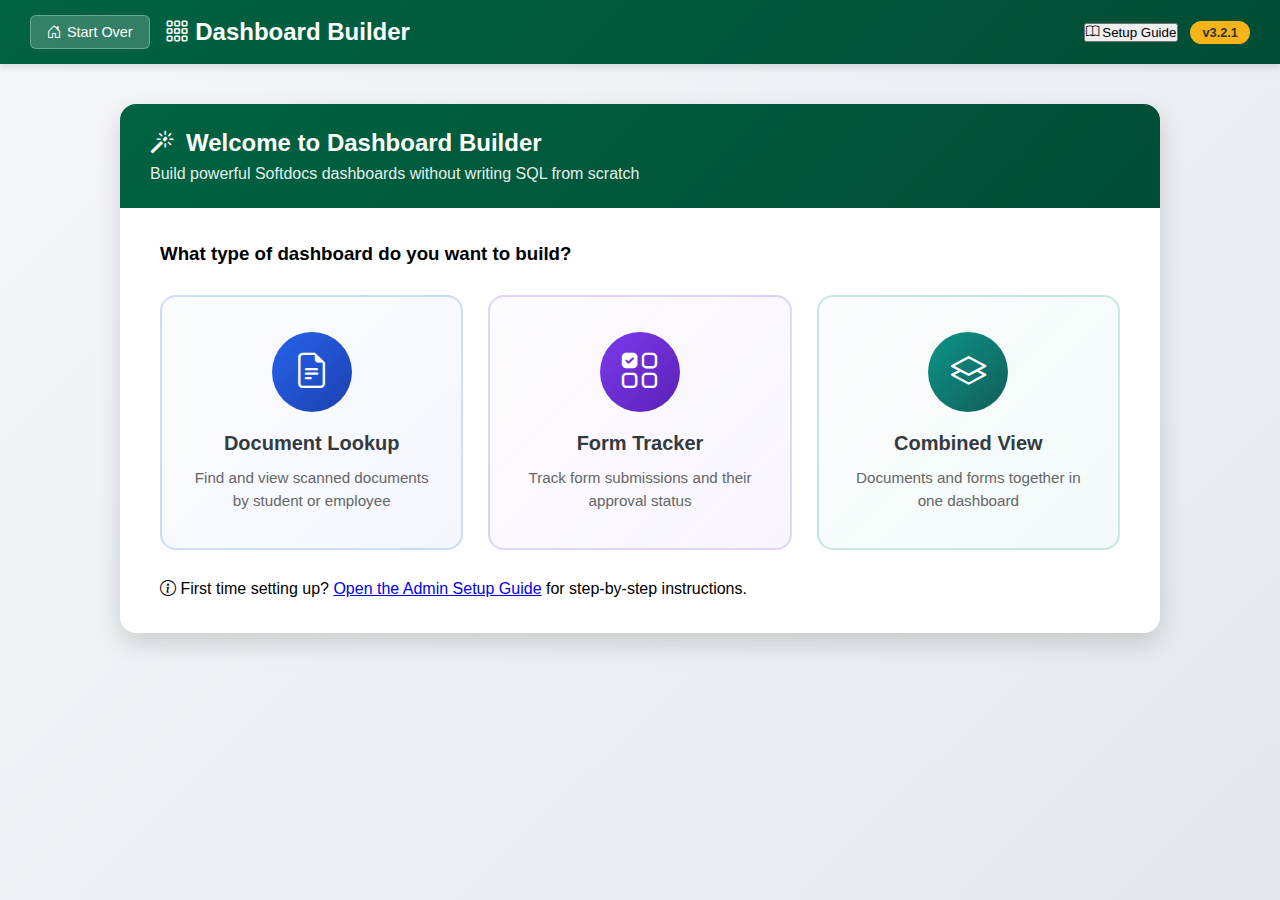
<file: index.html>
<!DOCTYPE html>
<html lang="en" xmlns="https://www.w3.org/1999/xhtml">
<head>
    <meta charset="utf-8" />
    <meta name="viewport" content="width=device-width, initial-scale=1.0" />
    <title>Dashboard Builder Wizard</title>
    <link rel="stylesheet" href="https://cdn.jsdelivr.net/npm/bootstrap-icons@1.11.0/font/bootstrap-icons.css">
    <link href="wizard.css" rel="stylesheet" />
</head>
<body>
    <!-- Loading Overlay -->
    <div class="loading" id="loadingOverlay" style="display:none;">
        <div class="loading-spinner">
            <i class="bi bi-arrow-repeat spin"></i>
            <span>Loading...</span>
        </div>
    </div>

    <!-- Header Bar -->
    <div class="header-bar">
        <div style="display:flex;align-items:center;gap:15px;">
            <button class="reset-btn" onclick="resetWizard()" title="Start Over" aria-label="Start over from the beginning">
                <i class="bi bi-house-door"></i> <span>Start Over</span>
            </button>
            <h1><i class="bi bi-grid-3x3-gap"></i> Dashboard Builder</h1>
        </div>
        <div style="display:flex;align-items:center;gap:12px;">
            <span id="modeIndicator"></span>
            <button class="setup-guide-btn" onclick="toggleSetupGuide()" title="Admin Setup Guide">
                <i class="bi bi-book"></i> <span>Setup Guide</span>
            </button>
            <span class="badge" id="versionBadge">v4.0</span>
        </div>
    </div>

    <!-- Admin Setup Guide (collapsible) -->
    <div id="setupGuide" class="setup-guide" style="display:none;"></div>

    <!-- Main Container (matches wizard-demo.html structure) -->
    <div class="main-container">
        <!-- Progress Section -->
        <div class="progress-section" id="progressSection" style="display: none;">
            <div class="progress-header">
                <span id="progressTitle">Building Dashboard</span>
                <span id="stepCounter">Step 1 of 6</span>
            </div>
            <div class="progress-bar-container">
                <div class="progress-bar-fill" id="progressFill" style="width: 16.6%"></div>
            </div>
            <div class="progress-steps" id="progressSteps"></div>
        </div>

        <div class="wizard-card">
            <div class="card-header" id="cardHeader">
                <h2><i class="bi bi-magic"></i> Welcome to Dashboard Builder</h2>
                <p>Build powerful Softdocs dashboards without writing SQL from scratch</p>
            </div>
            <div class="card-body" id="cardBody">
                <!-- Progress Steps (legacy, used by renderProgress) -->
                <div id="progressBar" style="display: none;"></div>

                <!-- Mode Selection Screen -->
                <div id="modeSelection">
                    <h3 style="margin-bottom: 20px;">What type of dashboard do you want to build?</h3>
                    <div class="mode-cards">
                        <div class="mode-card content-card" role="button" onclick="selectMode('content', event)" tabindex="0" onkeydown="handleModeKeydown(event, 'content')">
                            <div class="mode-icon"><i class="bi bi-file-earmark-text"></i></div>
                            <h4>Document Lookup</h4>
                            <p>Find and view scanned documents by student or employee</p>
                        </div>
                        <div class="mode-card forms-card" role="button" onclick="selectMode('forms', event)" tabindex="0" onkeydown="handleModeKeydown(event, 'forms')">
                            <div class="mode-icon"><i class="bi bi-ui-checks-grid"></i></div>
                            <h4>Form Tracker</h4>
                            <p>Track form submissions and their approval status</p>
                        </div>
                        <div class="mode-card combined-card" role="button" onclick="selectMode('combined', event)" tabindex="0" onkeydown="handleModeKeydown(event, 'combined')">
                            <div class="mode-icon"><i class="bi bi-layers"></i></div>
                            <h4>Combined View</h4>
                            <p>Documents and forms together in one dashboard</p>
                        </div>
                    </div>
                    <p class="setup-guide-hint">
                        <i class="bi bi-info-circle"></i>
                        First time setting up? <a href="#" onclick="toggleSetupGuide(); return false;">Open the Admin Setup Guide</a> for step-by-step instructions.
                    </p>

                    <!-- Dashboard History -->
                    <div id="historyPanel" class="history-panel" style="display:none;"></div>
                </div>

                <!-- Step Content with Preview (populated by JS) -->
                <div id="stepContent" style="display: none;">
                    <div class="wizard-layout">
                        <div class="wizard-main" id="wizardMain"></div>
                        <div class="preview-panel" id="previewPanel">
                            <div class="preview-header">
                                <div class="dots">
                                    <span class="dot red"></span>
                                    <span class="dot yellow"></span>
                                    <span class="dot green" onclick="expandPreview()" title="Expand preview"></span>
                                </div>
                                <span class="title">Live Preview</span>
                                <button class="expand-btn" onclick="expandPreview()" title="Expand preview">
                                    <i class="bi bi-arrows-fullscreen"></i> Expand
                                </button>
                            </div>
                            <div class="preview-content" id="previewContent"></div>
                        </div>
                    </div>
                </div>
            </div>

            <div class="card-footer" id="cardFooter" style="display: none;">
                <button class="btn btn-secondary" onclick="prevStep()">
                    <i class="bi bi-arrow-left"></i> Back
                </button>
                <button class="btn btn-primary" onclick="nextStep()">
                    Next <i class="bi bi-arrow-right"></i>
                </button>
            </div>
        </div>
    </div>

    <!-- Draft Save Indicator -->
    <div id="draftIndicator" class="draft-indicator"></div>

    <!-- Toast Container -->
    <div class="toast-container" id="toastContainer"></div>

    <!-- Wizard scripts: In Etrieve these load via RequireJS ('template/...') -->
    <!-- For local testing, load via script tags: -->
    <script src="wizard-demo.js"></script>
    <script src="wizard-sql.js"></script>
    <script src="wizard-templates.js"></script>
    <script src="wizard-generators.js"></script>
    <script src="wizard-preview-basic.js"></script>
    <script src="wizard-preview-advanced.js"></script>
    <script src="wizard-preview-specialized.js"></script>
    <script src="wizard-preview.js"></script>
    <script>
        // Set version badge from WIZARD_VERSION constant (single source of truth)
        if (typeof WIZARD_VERSION !== 'undefined') {
            var vb = document.getElementById('versionBadge');
            if (vb) vb.textContent = 'v' + WIZARD_VERSION;
        }
    </script>
</body>
</html>
</file>
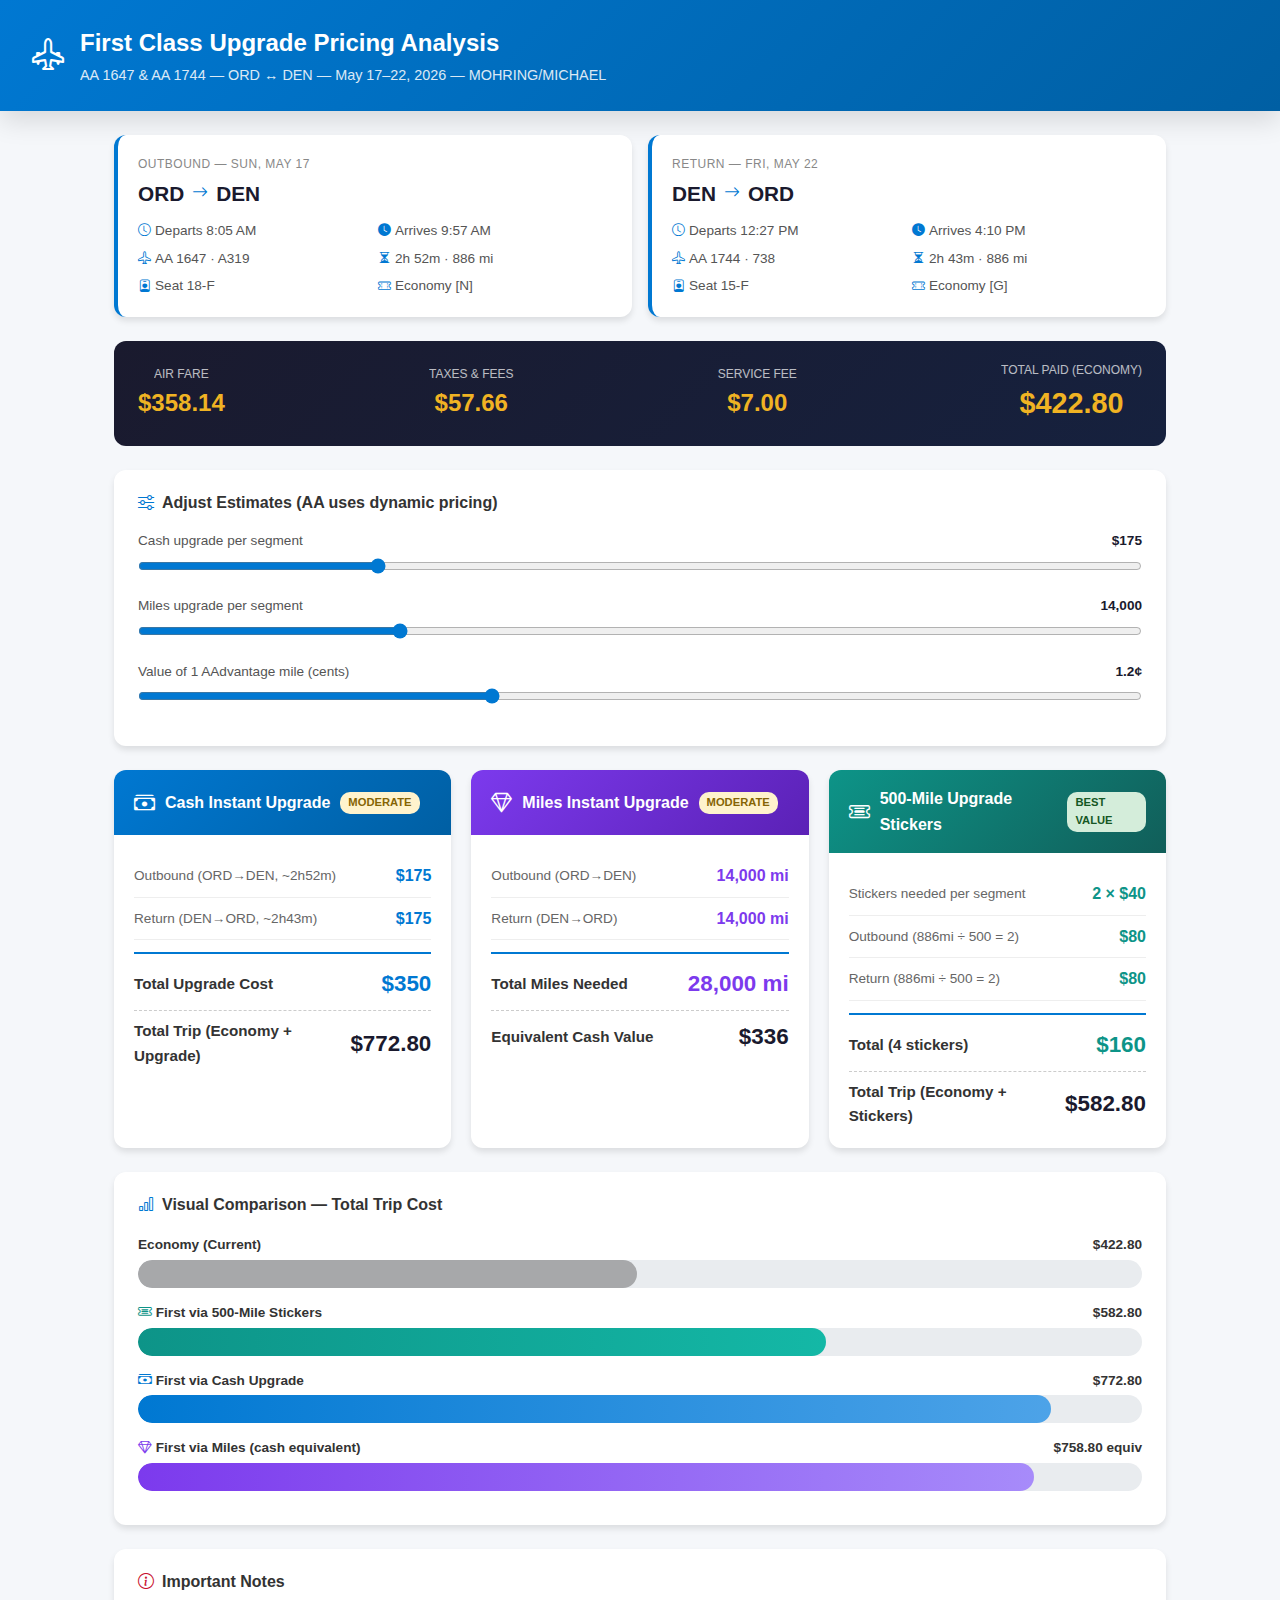
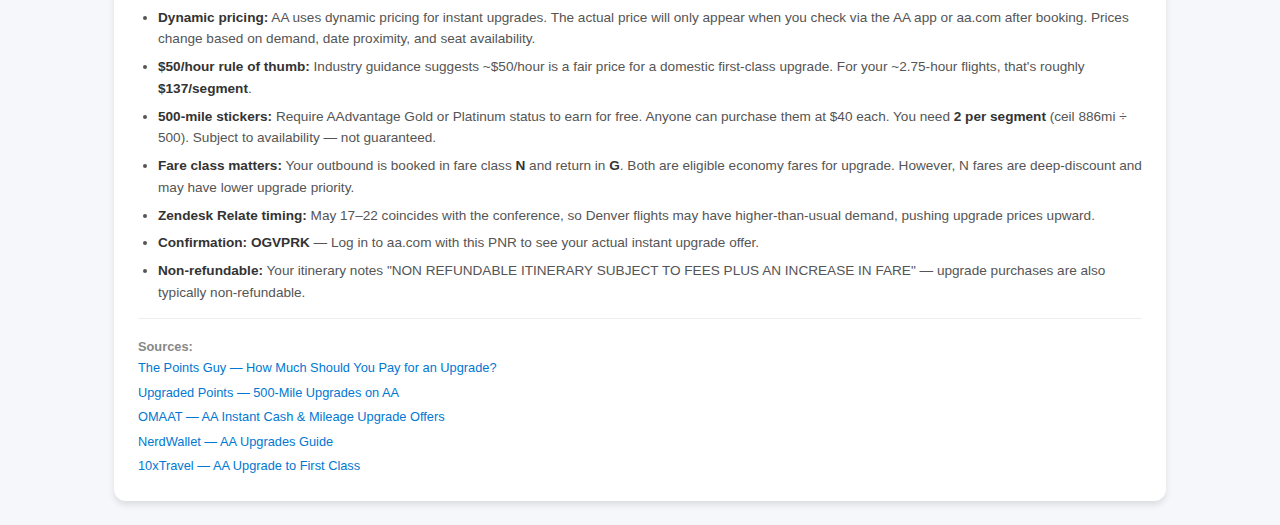
<file: first-class-upgrade-pricing.html>
<!DOCTYPE html>
<html lang="en">
<head>
    <meta charset="UTF-8">
    <meta name="viewport" content="width=device-width, initial-scale=1.0">
    <title>AA First Class Upgrade Pricing Analysis — ORD ↔ DEN</title>
    <link rel="stylesheet" href="https://cdn.jsdelivr.net/npm/bootstrap-icons@1.11.3/font/bootstrap-icons.min.css">
    <style>
        :root {
            --primary: #0078d2;
            --primary-dark: #005fa3;
            --primary-light: #4da3e8;
            --accent: #c8102e;
            --gold: #f0b323;
            --silver: #a7a8aa;
            --success: #28a745;
            --danger: #dc3545;
            --info: #17a2b8;
            --light: #f5f7fa;
            --dark: #1a1a2e;
            --shadow: 0 4px 6px rgba(0,0,0,0.1);
            --shadow-lg: 0 10px 25px rgba(0,0,0,0.12);
        }

        * { margin: 0; padding: 0; box-sizing: border-box; }

        body {
            font-family: -apple-system, BlinkMacSystemFont, 'Segoe UI', Roboto, sans-serif;
            background: var(--light);
            color: #333;
            line-height: 1.6;
        }

        .header {
            background: linear-gradient(135deg, var(--primary) 0%, var(--primary-dark) 100%);
            color: white;
            padding: 24px 32px;
            display: flex;
            align-items: center;
            gap: 16px;
            box-shadow: var(--shadow-lg);
        }
        .header i { font-size: 2rem; }
        .header h1 { font-size: 1.5rem; font-weight: 600; }
        .header .subtitle { opacity: 0.85; font-size: 0.9rem; margin-top: 2px; }

        .container { max-width: 1100px; margin: 0 auto; padding: 24px; }

        /* Flight summary cards */
        .flight-summary {
            display: grid;
            grid-template-columns: 1fr 1fr;
            gap: 16px;
            margin-bottom: 24px;
        }
        .flight-card {
            background: white;
            border-radius: 12px;
            padding: 20px;
            box-shadow: var(--shadow);
            border-left: 4px solid var(--primary);
        }
        .flight-card .label {
            font-size: 0.75rem;
            text-transform: uppercase;
            letter-spacing: 0.5px;
            color: #888;
            margin-bottom: 2px;
        }
        .flight-card .route {
            font-size: 1.3rem;
            font-weight: 700;
            color: var(--dark);
            display: flex;
            align-items: center;
            gap: 8px;
        }
        .flight-card .route i { color: var(--primary); font-size: 1rem; }
        .flight-card .details {
            margin-top: 10px;
            display: grid;
            grid-template-columns: 1fr 1fr;
            gap: 6px;
            font-size: 0.85rem;
            color: #555;
        }
        .flight-card .details span { display: flex; align-items: center; gap: 4px; }
        .flight-card .details i { font-size: 0.8rem; color: var(--primary); }

        /* Current fare banner */
        .current-fare {
            background: linear-gradient(135deg, #1a1a2e 0%, #16213e 100%);
            color: white;
            border-radius: 12px;
            padding: 20px 24px;
            margin-bottom: 24px;
            display: flex;
            justify-content: space-between;
            align-items: center;
            flex-wrap: wrap;
            gap: 12px;
        }
        .current-fare .fare-item { text-align: center; }
        .current-fare .fare-item .amount { font-size: 1.5rem; font-weight: 700; color: var(--gold); }
        .current-fare .fare-item .desc { font-size: 0.75rem; opacity: 0.7; text-transform: uppercase; }

        /* Upgrade options grid */
        .upgrade-grid {
            display: grid;
            grid-template-columns: repeat(auto-fit, minmax(300px, 1fr));
            gap: 20px;
            margin-bottom: 24px;
        }
        .upgrade-card {
            background: white;
            border-radius: 12px;
            overflow: hidden;
            box-shadow: var(--shadow);
            transition: transform 0.2s, box-shadow 0.2s;
        }
        .upgrade-card:hover { transform: translateY(-3px); box-shadow: var(--shadow-lg); }
        .upgrade-card .card-header {
            padding: 16px 20px;
            color: white;
            font-weight: 600;
            display: flex;
            align-items: center;
            gap: 10px;
        }
        .upgrade-card .card-header i { font-size: 1.3rem; }
        .upgrade-card .card-body { padding: 20px; }
        .upgrade-card .price-row {
            display: flex;
            justify-content: space-between;
            align-items: center;
            padding: 8px 0;
            border-bottom: 1px solid #eee;
        }
        .upgrade-card .price-row:last-child { border-bottom: none; }
        .upgrade-card .price-row .price-label { font-size: 0.85rem; color: #666; }
        .upgrade-card .price-row .price-value { font-weight: 700; font-size: 1rem; }
        .upgrade-card .total-row {
            margin-top: 12px;
            padding: 12px 0 0;
            border-top: 2px solid var(--primary);
            display: flex;
            justify-content: space-between;
            align-items: center;
        }
        .upgrade-card .total-row .total-label { font-weight: 600; font-size: 0.95rem; }
        .upgrade-card .total-row .total-value { font-weight: 800; font-size: 1.4rem; }

        .bg-cash { background: linear-gradient(135deg, #0078d2, #005fa3); }
        .bg-miles { background: linear-gradient(135deg, #7c3aed, #5b21b6); }
        .bg-sticker { background: linear-gradient(135deg, #0d9488, #115e59); }
        .text-cash { color: var(--primary); }
        .text-miles { color: #7c3aed; }
        .text-sticker { color: #0d9488; }

        /* Slider controls */
        .controls {
            background: white;
            border-radius: 12px;
            padding: 20px 24px;
            box-shadow: var(--shadow);
            margin-bottom: 24px;
        }
        .controls h3 {
            font-size: 1rem;
            margin-bottom: 14px;
            display: flex;
            align-items: center;
            gap: 8px;
        }
        .controls h3 i { color: var(--primary); }
        .slider-group { margin-bottom: 14px; }
        .slider-group label {
            display: flex;
            justify-content: space-between;
            align-items: center;
            font-size: 0.85rem;
            color: #555;
            margin-bottom: 4px;
        }
        .slider-group label .val { font-weight: 700; color: var(--dark); }
        .slider-group input[type="range"] {
            width: 100%;
            accent-color: var(--primary);
        }

        /* Comparison bar */
        .comparison {
            background: white;
            border-radius: 12px;
            padding: 20px 24px;
            box-shadow: var(--shadow);
            margin-bottom: 24px;
        }
        .comparison h3 { font-size: 1rem; margin-bottom: 16px; display: flex; align-items: center; gap: 8px; }
        .comparison h3 i { color: var(--primary); }
        .bar-group { margin-bottom: 14px; }
        .bar-group .bar-label {
            display: flex;
            justify-content: space-between;
            font-size: 0.85rem;
            margin-bottom: 4px;
        }
        .bar-group .bar-label .bar-name { font-weight: 600; }
        .bar-group .bar-label .bar-amount { font-weight: 700; }
        .bar-track {
            height: 28px;
            background: #e9ecef;
            border-radius: 14px;
            overflow: hidden;
        }
        .bar-fill {
            height: 100%;
            border-radius: 14px;
            transition: width 0.5s ease;
            display: flex;
            align-items: center;
            padding-left: 10px;
            font-size: 0.75rem;
            color: white;
            font-weight: 600;
        }

        /* Notes section */
        .notes {
            background: white;
            border-radius: 12px;
            padding: 20px 24px;
            box-shadow: var(--shadow);
        }
        .notes h3 { font-size: 1rem; margin-bottom: 12px; display: flex; align-items: center; gap: 8px; }
        .notes h3 i { color: var(--accent); }
        .notes ul { padding-left: 20px; }
        .notes li { font-size: 0.85rem; color: #555; margin-bottom: 6px; }
        .notes li strong { color: #333; }
        .notes .source-links { margin-top: 14px; padding-top: 14px; border-top: 1px solid #eee; }
        .notes .source-links a { color: var(--primary); font-size: 0.8rem; display: block; margin-bottom: 4px; text-decoration: none; }
        .notes .source-links a:hover { text-decoration: underline; }

        .badge {
            display: inline-block;
            padding: 2px 8px;
            border-radius: 10px;
            font-size: 0.7rem;
            font-weight: 700;
            text-transform: uppercase;
        }
        .badge-best { background: #d4edda; color: #155724; }
        .badge-mid { background: #fff3cd; color: #856404; }
        .badge-high { background: #f8d7da; color: #721c24; }

        @media (max-width: 700px) {
            .flight-summary { grid-template-columns: 1fr; }
            .upgrade-grid { grid-template-columns: 1fr; }
            .current-fare { flex-direction: column; text-align: center; }
        }
    </style>
</head>
<body>

<div class="header">
    <i class="bi bi-airplane-engines"></i>
    <div>
        <h1>First Class Upgrade Pricing Analysis</h1>
        <div class="subtitle">AA 1647 &amp; AA 1744 — ORD ↔ DEN — May 17–22, 2026 — MOHRING/MICHAEL</div>
    </div>
</div>

<div class="container">

    <!-- Flight Cards -->
    <div class="flight-summary">
        <div class="flight-card">
            <div class="label">Outbound — Sun, May 17</div>
            <div class="route">ORD <i class="bi bi-arrow-right"></i> DEN</div>
            <div class="details">
                <span><i class="bi bi-clock"></i> Departs 8:05 AM</span>
                <span><i class="bi bi-clock-fill"></i> Arrives 9:57 AM</span>
                <span><i class="bi bi-airplane"></i> AA 1647 · A319</span>
                <span><i class="bi bi-hourglass-split"></i> 2h 52m · 886 mi</span>
                <span><i class="bi bi-person-badge"></i> Seat 18-F</span>
                <span><i class="bi bi-ticket-perforated"></i> Economy [N]</span>
            </div>
        </div>
        <div class="flight-card">
            <div class="label">Return — Fri, May 22</div>
            <div class="route">DEN <i class="bi bi-arrow-right"></i> ORD</div>
            <div class="details">
                <span><i class="bi bi-clock"></i> Departs 12:27 PM</span>
                <span><i class="bi bi-clock-fill"></i> Arrives 4:10 PM</span>
                <span><i class="bi bi-airplane"></i> AA 1744 · 738</span>
                <span><i class="bi bi-hourglass-split"></i> 2h 43m · 886 mi</span>
                <span><i class="bi bi-person-badge"></i> Seat 15-F</span>
                <span><i class="bi bi-ticket-perforated"></i> Economy [G]</span>
            </div>
        </div>
    </div>

    <!-- Current Fare -->
    <div class="current-fare">
        <div class="fare-item">
            <div class="desc">Air Fare</div>
            <div class="amount">$358.14</div>
        </div>
        <div class="fare-item">
            <div class="desc">Taxes &amp; Fees</div>
            <div class="amount">$57.66</div>
        </div>
        <div class="fare-item">
            <div class="desc">Service Fee</div>
            <div class="amount">$7.00</div>
        </div>
        <div class="fare-item">
            <div class="desc">Total Paid (Economy)</div>
            <div class="amount" style="font-size:1.8rem;">$422.80</div>
        </div>
    </div>

    <!-- Dynamic Controls -->
    <div class="controls">
        <h3><i class="bi bi-sliders"></i> Adjust Estimates (AA uses dynamic pricing)</h3>
        <div class="slider-group">
            <label>
                Cash upgrade per segment
                <span class="val" id="cashPerSegLabel">$175</span>
            </label>
            <input type="range" id="cashPerSeg" min="75" max="500" step="5" value="175" oninput="recalc()">
        </div>
        <div class="slider-group">
            <label>
                Miles upgrade per segment
                <span class="val" id="milesPerSegLabel">14,000</span>
            </label>
            <input type="range" id="milesPerSeg" min="5000" max="40000" step="500" value="14000" oninput="recalc()">
        </div>
        <div class="slider-group">
            <label>
                Value of 1 AAdvantage mile (cents)
                <span class="val" id="mileValLabel">1.2¢</span>
            </label>
            <input type="range" id="mileVal" min="0.5" max="2.5" step="0.1" value="1.2" oninput="recalc()">
        </div>
    </div>

    <!-- Upgrade Option Cards -->
    <div class="upgrade-grid">
        <!-- Cash Instant Upgrade -->
        <div class="upgrade-card">
            <div class="card-header bg-cash">
                <i class="bi bi-cash-stack"></i>
                Cash Instant Upgrade
                <span class="badge badge-mid" id="cashBadge">MODERATE</span>
            </div>
            <div class="card-body">
                <div class="price-row">
                    <span class="price-label">Outbound (ORD→DEN, ~2h52m)</span>
                    <span class="price-value text-cash" id="cashOut">$175</span>
                </div>
                <div class="price-row">
                    <span class="price-label">Return (DEN→ORD, ~2h43m)</span>
                    <span class="price-value text-cash" id="cashRet">$175</span>
                </div>
                <div class="total-row">
                    <span class="total-label">Total Upgrade Cost</span>
                    <span class="total-value text-cash" id="cashTotal">$350</span>
                </div>
                <div class="total-row" style="border-top:1px dashed #ccc; padding-top:8px; margin-top:8px;">
                    <span class="total-label">Total Trip (Economy + Upgrade)</span>
                    <span class="total-value" style="color:var(--dark);" id="cashTripTotal">$772.80</span>
                </div>
            </div>
        </div>

        <!-- Miles Instant Upgrade -->
        <div class="upgrade-card">
            <div class="card-header bg-miles">
                <i class="bi bi-gem"></i>
                Miles Instant Upgrade
                <span class="badge badge-mid" id="milesBadge">MODERATE</span>
            </div>
            <div class="card-body">
                <div class="price-row">
                    <span class="price-label">Outbound (ORD→DEN)</span>
                    <span class="price-value text-miles" id="milesOut">14,000 mi</span>
                </div>
                <div class="price-row">
                    <span class="price-label">Return (DEN→ORD)</span>
                    <span class="price-value text-miles" id="milesRet">14,000 mi</span>
                </div>
                <div class="total-row">
                    <span class="total-label">Total Miles Needed</span>
                    <span class="total-value text-miles" id="milesTotal">28,000 mi</span>
                </div>
                <div class="total-row" style="border-top:1px dashed #ccc; padding-top:8px; margin-top:8px;">
                    <span class="total-label">Equivalent Cash Value</span>
                    <span class="total-value" style="color:var(--dark);" id="milesEquiv">$336</span>
                </div>
            </div>
        </div>

        <!-- 500-Mile Stickers -->
        <div class="upgrade-card">
            <div class="card-header bg-sticker">
                <i class="bi bi-ticket-detailed"></i>
                500-Mile Upgrade Stickers
                <span class="badge badge-best" id="stickerBadge">BEST VALUE</span>
            </div>
            <div class="card-body">
                <div class="price-row">
                    <span class="price-label">Stickers needed per segment</span>
                    <span class="price-value text-sticker">2 × $40</span>
                </div>
                <div class="price-row">
                    <span class="price-label">Outbound (886mi ÷ 500 = 2)</span>
                    <span class="price-value text-sticker">$80</span>
                </div>
                <div class="price-row">
                    <span class="price-label">Return (886mi ÷ 500 = 2)</span>
                    <span class="price-value text-sticker">$80</span>
                </div>
                <div class="total-row">
                    <span class="total-label">Total (4 stickers)</span>
                    <span class="total-value text-sticker">$160</span>
                </div>
                <div class="total-row" style="border-top:1px dashed #ccc; padding-top:8px; margin-top:8px;">
                    <span class="total-label">Total Trip (Economy + Stickers)</span>
                    <span class="total-value" style="color:var(--dark);">$582.80</span>
                </div>
            </div>
        </div>
    </div>

    <!-- Visual Comparison -->
    <div class="comparison">
        <h3><i class="bi bi-bar-chart"></i> Visual Comparison — Total Trip Cost</h3>
        <div class="bar-group">
            <div class="bar-label">
                <span class="bar-name">Economy (Current)</span>
                <span class="bar-amount">$422.80</span>
            </div>
            <div class="bar-track">
                <div class="bar-fill" id="barEcon" style="width:0%; background:var(--silver);"></div>
            </div>
        </div>
        <div class="bar-group">
            <div class="bar-label">
                <span class="bar-name"><i class="bi bi-ticket-detailed" style="color:#0d9488"></i> First via 500-Mile Stickers</span>
                <span class="bar-amount" id="barStickerAmt">$582.80</span>
            </div>
            <div class="bar-track">
                <div class="bar-fill" id="barSticker" style="width:0%; background:linear-gradient(90deg,#0d9488,#14b8a6);"></div>
            </div>
        </div>
        <div class="bar-group">
            <div class="bar-label">
                <span class="bar-name"><i class="bi bi-cash-stack" style="color:#0078d2"></i> First via Cash Upgrade</span>
                <span class="bar-amount" id="barCashAmt">$772.80</span>
            </div>
            <div class="bar-track">
                <div class="bar-fill" id="barCash" style="width:0%; background:linear-gradient(90deg,#0078d2,#4da3e8);"></div>
            </div>
        </div>
        <div class="bar-group">
            <div class="bar-label">
                <span class="bar-name"><i class="bi bi-gem" style="color:#7c3aed"></i> First via Miles (cash equivalent)</span>
                <span class="bar-amount" id="barMilesAmt">$758.80</span>
            </div>
            <div class="bar-track">
                <div class="bar-fill" id="barMiles" style="width:0%; background:linear-gradient(90deg,#7c3aed,#a78bfa);"></div>
            </div>
        </div>
    </div>

    <!-- Notes -->
    <div class="notes">
        <h3><i class="bi bi-info-circle"></i> Important Notes</h3>
        <ul>
            <li><strong>Dynamic pricing:</strong> AA uses dynamic pricing for instant upgrades. The actual price will only appear when you check via the AA app or aa.com after booking. Prices change based on demand, date proximity, and seat availability.</li>
            <li><strong>$50/hour rule of thumb:</strong> Industry guidance suggests ~$50/hour is a fair price for a domestic first-class upgrade. For your ~2.75-hour flights, that's roughly <strong>$137/segment</strong>.</li>
            <li><strong>500-mile stickers:</strong> Require AAdvantage Gold or Platinum status to earn for free. Anyone can purchase them at $40 each. You need <strong>2 per segment</strong> (ceil 886mi ÷ 500). Subject to availability — not guaranteed.</li>
            <li><strong>Fare class matters:</strong> Your outbound is booked in fare class <strong>N</strong> and return in <strong>G</strong>. Both are eligible economy fares for upgrade. However, N fares are deep-discount and may have lower upgrade priority.</li>
            <li><strong>Zendesk Relate timing:</strong> May 17–22 coincides with the conference, so Denver flights may have higher-than-usual demand, pushing upgrade prices upward.</li>
            <li><strong>Confirmation: OGVPRK</strong> — Log in to aa.com with this PNR to see your actual instant upgrade offer.</li>
            <li><strong>Non-refundable:</strong> Your itinerary notes "NON REFUNDABLE ITINERARY SUBJECT TO FEES PLUS AN INCREASE IN FARE" — upgrade purchases are also typically non-refundable.</li>
        </ul>
        <div class="source-links">
            <strong style="font-size:0.8rem; color:#888;">Sources:</strong>
            <a href="https://thepointsguy.com/airline/how-much-pay-upgrade/" target="_blank">The Points Guy — How Much Should You Pay for an Upgrade?</a>
            <a href="https://upgradedpoints.com/travel/airlines/500-mile-upgrades-american-airlines/" target="_blank">Upgraded Points — 500-Mile Upgrades on AA</a>
            <a href="https://onemileatatime.com/guides/american-airlines-instant-cash-mileage-upgrade/" target="_blank">OMAAT — AA Instant Cash & Mileage Upgrade Offers</a>
            <a href="https://www.nerdwallet.com/travel/learn/your-guide-to-american-airlines-upgrades" target="_blank">NerdWallet — AA Upgrades Guide</a>
            <a href="https://10xtravel.com/american-airlines-upgrade/" target="_blank">10xTravel — AA Upgrade to First Class</a>
        </div>
    </div>
</div>

<script>
    const ECONOMY_TOTAL = 422.80;
    const STICKER_TOTAL = 160; // 4 stickers × $40
    const FLIGHT_MILES = 886;
    const STICKERS_PER_SEG = Math.ceil(FLIGHT_MILES / 500); // 2

    function recalc() {
        const cashPerSeg = +document.getElementById('cashPerSeg').value;
        const milesPerSeg = +document.getElementById('milesPerSeg').value;
        const mileVal = +document.getElementById('mileVal').value;

        // Labels
        document.getElementById('cashPerSegLabel').textContent = '$' + cashPerSeg;
        document.getElementById('milesPerSegLabel').textContent = milesPerSeg.toLocaleString();
        document.getElementById('mileValLabel').textContent = mileVal.toFixed(1) + '¢';

        // Cash card
        const cashRoundTrip = cashPerSeg * 2;
        const cashTrip = ECONOMY_TOTAL + cashRoundTrip;
        document.getElementById('cashOut').textContent = '$' + cashPerSeg;
        document.getElementById('cashRet').textContent = '$' + cashPerSeg;
        document.getElementById('cashTotal').textContent = '$' + cashRoundTrip;
        document.getElementById('cashTripTotal').textContent = '$' + cashTrip.toFixed(2);

        // Miles card
        const milesRoundTrip = milesPerSeg * 2;
        const milesEquiv = (milesRoundTrip * mileVal) / 100;
        const milesTrip = ECONOMY_TOTAL + milesEquiv;
        document.getElementById('milesOut').textContent = milesPerSeg.toLocaleString() + ' mi';
        document.getElementById('milesRet').textContent = milesPerSeg.toLocaleString() + ' mi';
        document.getElementById('milesTotal').textContent = milesRoundTrip.toLocaleString() + ' mi';
        document.getElementById('milesEquiv').textContent = '$' + milesEquiv.toFixed(0);

        // Badges
        setBadge('cashBadge', cashRoundTrip);
        setBadge('milesBadge', milesEquiv);

        // Comparison bars
        const stickerTrip = ECONOMY_TOTAL + STICKER_TOTAL;
        const maxVal = Math.max(cashTrip, stickerTrip, milesTrip) * 1.1;

        animateBar('barEcon', (ECONOMY_TOTAL / maxVal) * 100);
        animateBar('barSticker', (stickerTrip / maxVal) * 100);
        animateBar('barCash', (cashTrip / maxVal) * 100);
        animateBar('barMiles', (milesTrip / maxVal) * 100);

        document.getElementById('barCashAmt').textContent = '$' + cashTrip.toFixed(2);
        document.getElementById('barMilesAmt').textContent = '$' + milesTrip.toFixed(2) + ' equiv';
        document.getElementById('barStickerAmt').textContent = '$' + stickerTrip.toFixed(2);
    }

    function setBadge(id, cost) {
        const el = document.getElementById(id);
        if (cost <= 200) {
            el.textContent = 'BEST VALUE';
            el.className = 'badge badge-best';
        } else if (cost <= 400) {
            el.textContent = 'MODERATE';
            el.className = 'badge badge-mid';
        } else {
            el.textContent = 'EXPENSIVE';
            el.className = 'badge badge-high';
        }
    }

    function animateBar(id, pct) {
        document.getElementById(id).style.width = Math.min(pct, 100) + '%';
    }

    // Init
    recalc();
</script>

</body>
</html>
</file>
<file: wizard.css>
/* Dashboard Builder Wizard - Extracted CSS */
/* For use with Etrieve viewmodel deployment */

/* Loading overlay */
.loading {
    position: fixed;
    top: 0;
    left: 0;
    right: 0;
    bottom: 0;
    background: rgba(255,255,255,0.9);
    display: flex;
    align-items: center;
    justify-content: center;
    z-index: 10000;
}
.loading-spinner {
    display: flex;
    flex-direction: column;
    align-items: center;
    gap: 10px;
    font-size: 1.1rem;
    color: var(--primary);
}
.spin {
    font-size: 2rem;
    animation: spin 1s linear infinite;
}

:root {
    /* Default: Softdocs Green (header brand color) */
    --primary: #006341;
    --primary-dark: #004d35;
    --primary-light: #008556;
    --primary-rgb: 0,99,65;
    --accent: #f4b41a;
    --success: #28a745;
    --danger: #dc3545;
    --info: #17a2b8;
    --light: #f8f9fa;
    --dark: #343a40;
    --shadow: 0 4px 6px rgba(0,0,0,0.1);
    --shadow-lg: 0 10px 25px rgba(0,0,0,0.15);
    --mode-gradient: linear-gradient(135deg, #006341 0%, #004d35 100%);
    --mode-icon: "\f4c4"; /* bi-file-earmark-text */

    /* Per-mode card colors (always available for card previews) */
    --color-content: #2563eb;
    --color-content-dark: #1e40af;
    --color-forms: #7c3aed;
    --color-forms-dark: #5b21b6;
    --color-combined: #0d9488;
    --color-combined-dark: #115e59;
}

/* Content Mode: Blue Theme */
body.mode-content {
    --primary: #2563eb;
    --primary-dark: #1d4ed8;
    --primary-light: #3b82f6;
    --primary-rgb: 37,99,235;
    --accent: #fbbf24;
    --mode-gradient: linear-gradient(135deg, #2563eb 0%, #1e40af 100%);
}

/* Forms Mode: Purple Theme */
body.mode-forms {
    --primary: #7c3aed;
    --primary-dark: #6d28d9;
    --primary-light: #8b5cf6;
    --primary-rgb: 124,58,237;
    --accent: #f59e0b;
    --mode-gradient: linear-gradient(135deg, #7c3aed 0%, #5b21b6 100%);
}

/* Combined Mode: Teal/Orange Theme */
body.mode-combined {
    --primary: #0d9488;
    --primary-dark: #0f766e;
    --primary-light: #14b8a6;
    --primary-rgb: 13,148,136;
    --accent: #f97316;
    --mode-gradient: linear-gradient(135deg, #0d9488 0%, #115e59 100%);
}

* { margin: 0; padding: 0; box-sizing: border-box; }

body {
    font-family: 'Segoe UI', sans-serif;
    background: linear-gradient(135deg, #f5f7fa 0%, #e4e8ec 100%);
    min-height: 100vh;
    transition: all 0.3s ease;
}

/* Header - follows active theme */
.header-bar {
    background: var(--mode-gradient);
    color: white;
    padding: 15px 30px;
    display: flex;
    justify-content: space-between;
    align-items: center;
    box-shadow: var(--shadow);
    transition: background 0.4s ease;
}

.header-bar h1 { font-size: 1.5rem; }
.header-bar .badge {
    background: var(--accent);
    color: #333;
    padding: 4px 12px;
    border-radius: 20px;
    font-size: 0.8rem;
    font-weight: 600;
}

/* Main Container */
.main-container {
    max-width: 1100px;
    margin: 0 auto;
    padding: 40px 30px;
}

/* Progress Bar */
.progress-section {
    background: white;
    border-radius: 12px;
    padding: 25px 35px;
    margin-bottom: 30px;
    box-shadow: var(--shadow);
}

.progress-header {
    display: flex;
    justify-content: space-between;
    align-items: center;
    margin-bottom: 15px;
}

.progress-bar-container {
    height: 8px;
    background: #e9ecef;
    border-radius: 4px;
    overflow: hidden;
    margin-bottom: 20px;
}

.progress-bar-fill {
    height: 100%;
    background: linear-gradient(90deg, var(--primary), var(--primary-light));
    border-radius: 4px;
    transition: width 0.5s ease, background 0.4s ease;
}

.progress-steps {
    display: flex;
    justify-content: space-between;
}

.progress-step {
    display: flex;
    flex-direction: column;
    align-items: center;
    cursor: pointer;
    opacity: 0.5;
    transition: opacity 0.3s;
}

.progress-step.active, .progress-step.completed { opacity: 1; }

.step-dot {
    width: 32px;
    height: 32px;
    border-radius: 50%;
    background: #e9ecef;
    display: flex;
    align-items: center;
    justify-content: center;
    margin-bottom: 8px;
    font-size: 0.9rem;
    color: #666;
    transition: background 0.3s ease, color 0.3s ease;
}

.progress-step.active .step-dot {
    background: var(--primary);
    color: white;
}

.progress-step.completed .step-dot {
    background: var(--success);
    color: white;
}

.step-label {
    font-size: 0.75rem;
    color: #666;
    text-align: center;
}

/* Card */
.wizard-card {
    background: white;
    border-radius: 16px;
    box-shadow: var(--shadow-lg);
    overflow: visible;
}

.card-header {
    background: var(--mode-gradient);
    color: white;
    padding: 25px 30px;
    transition: background 0.3s ease;
    border-radius: 16px 16px 0 0;
}

.card-header h2 {
    display: flex;
    align-items: center;
    gap: 12px;
    font-size: 1.5rem;
    margin-bottom: 8px;
}

.card-header p { opacity: 0.9; }

.card-body { padding: 35px 40px; }

/* Two-column layout with preview */
.wizard-layout {
    display: grid;
    grid-template-columns: 1fr 340px;
    gap: 24px;
}

.wizard-main {
    min-width: 0;
    min-height: 0;
    align-self: start;
}

/* Live Preview Panel */
.preview-panel {
    background: #1a1a2e;
    border-radius: 12px;
    overflow: hidden;
    box-shadow: var(--shadow-lg);
    display: flex;
    flex-direction: column;
    max-height: 600px;
    position: sticky;
    top: 80px;
    align-self: start;
}

.preview-header {
    background: #16213e;
    padding: 12px 16px;
    display: flex;
    align-items: center;
    gap: 8px;
    border-bottom: 1px solid #0f3460;
}

.preview-header .dots {
    display: flex;
    gap: 6px;
}

.preview-header .dot {
    width: 12px;
    height: 12px;
    border-radius: 50%;
}

.preview-header .dot.red { background: #ff5f56; }
.preview-header .dot.yellow { background: #ffbd2e; }
.preview-header .dot.green { background: #27ca40; cursor: pointer; }
.preview-header .dot.green:hover { transform: scale(1.2); }

.expand-btn {
    margin-left: auto;
    background: transparent;
    border: none;
    color: #8892b0;
    cursor: pointer;
    padding: 4px 8px;
    border-radius: 4px;
    font-size: 0.85rem;
    display: flex;
    align-items: center;
    gap: 5px;
    transition: all 0.2s;
}

.expand-btn:hover {
    color: white;
    background: rgba(255,255,255,0.1);
}

/* Expanded Preview Modal */
.preview-modal {
    position: fixed;
    top: 0;
    left: 0;
    right: 0;
    bottom: 0;
    background: rgba(0,0,0,0.8);
    display: flex;
    align-items: center;
    justify-content: center;
    z-index: 10000;
    padding: 40px;
    animation: fadeIn 0.3s ease;
}

.preview-modal-content {
    background: #1a1a2e;
    border-radius: 16px;
    width: 100%;
    max-width: 1000px;
    max-height: 90vh;
    overflow: hidden;
    box-shadow: 0 25px 80px rgba(0,0,0,0.5);
    animation: slideUp 0.3s ease;
    display: flex;
    flex-direction: column;
}

.preview-modal .preview-header {
    padding: 16px 20px;
}

.preview-modal .preview-header .title {
    font-size: 1rem;
}

.preview-modal .close-preview {
    margin-left: auto;
    background: rgba(255,255,255,0.1);
    border: none;
    color: white;
    cursor: pointer;
    padding: 8px 16px;
    border-radius: 6px;
    font-size: 0.9rem;
    display: flex;
    align-items: center;
    gap: 6px;
    transition: all 0.2s;
}

.preview-modal .close-preview:hover {
    background: rgba(255,255,255,0.2);
}

.preview-modal .preview-content {
    padding: 30px;
    flex: 1;
    overflow-y: auto;
}

.preview-modal .preview-dashboard {
    font-size: 0.9rem;
    max-width: 900px;
    margin: 0 auto;
}

.preview-modal .preview-dashboard-header {
    padding: 20px 25px;
}

.preview-modal .preview-dashboard-header h4 {
    font-size: 1.3rem;
}

.preview-modal .preview-swimlane-header {
    padding: 12px 18px;
    font-size: 0.95rem;
}

.preview-modal .preview-table {
    font-size: 0.85rem;
}

.preview-modal .preview-table th,
.preview-modal .preview-table td {
    padding: 10px 14px;
}

.preview-modal .preview-filter-hint {
    font-size: 0.8rem;
    padding: 8px 18px;
}

.preview-header .title {
    flex: 1;
    text-align: center;
    color: #8892b0;
    font-size: 0.8rem;
}

.preview-content {
    padding: 20px;
    flex: 1;
    overflow-y: auto;
    background: linear-gradient(180deg, #1a1a2e 0%, #16213e 100%);
}

.preview-dashboard {
    background: white;
    border-radius: 8px;
    overflow: hidden;
    box-shadow: 0 4px 12px rgba(0,0,0,0.3);
    font-size: 0.75rem;
}

.preview-dashboard-header {
    background: linear-gradient(135deg, var(--primary), var(--primary-dark));
    color: white;
    padding: 12px 15px;
}

.preview-dashboard-header h4 {
    margin: 0;
    font-size: 0.9rem;
}

.preview-dashboard-header small {
    opacity: 0.8;
    font-size: 0.7rem;
}

.preview-swimlane {
    border-bottom: 1px solid #eee;
}

.preview-swimlane:last-child {
    border-bottom: none;
}

.preview-swimlane-header {
    background: #f8f9fa;
    padding: 8px 12px;
    font-weight: 600;
    font-size: 0.75rem;
    color: var(--dark);
    display: flex;
    align-items: center;
    gap: 6px;
}

.preview-swimlane-header .count {
    background: var(--primary);
    color: white;
    padding: 2px 8px;
    border-radius: 10px;
    font-size: 0.65rem;
}

.preview-filter-hint {
    background: #fffbeb;
    padding: 4px 12px;
    font-size: 0.6rem;
    color: #92400e;
    border-bottom: 1px solid #fde68a;
    display: flex;
    align-items: center;
    gap: 4px;
}

.preview-filter-hint i {
    font-size: 0.55rem;
}

.preview-table {
    width: 100%;
    font-size: 0.65rem;
}

.preview-table th {
    background: #f0f2f5;
    padding: 6px 8px;
    text-align: left;
    font-weight: 600;
    color: #555;
    border-bottom: 1px solid #ddd;
}

.preview-table td {
    padding: 6px 8px;
    border-bottom: 1px solid #eee;
    color: #666;
}

.preview-table tr:hover td {
    background: #f8f9fa;
}

/* Preview toolbar */
.preview-toolbar {
    display: flex;
    gap: 8px;
    padding: 8px 12px;
    align-items: center;
}

.preview-search {
    flex: 1;
    display: flex;
    align-items: center;
    gap: 6px;
    padding: 5px 10px;
    border: 1px solid #ddd;
    border-radius: 6px;
    font-size: 0.6rem;
    color: #999;
    background: white;
}

.preview-search i {
    font-size: 0.55rem;
}

.preview-refresh-btn {
    display: inline-flex;
    align-items: center;
    gap: 3px;
    padding: 4px 10px;
    background: var(--primary);
    color: white;
    border-radius: 5px;
    font-size: 0.6rem;
    font-weight: 500;
    white-space: nowrap;
}

.preview-export-btn {
    font-size: 0.55rem;
    font-weight: 500;
    color: #000;
    background: #f4b41a;
    padding: 2px 6px;
    border-radius: 3px;
}

/* Sortable preview headers */
.preview-sortable-th {
    cursor: pointer;
    white-space: nowrap;
}

.preview-sortable-th:hover {
    background: #e2e5e9;
}

/* Collapsible swimlane body */
.preview-swimlane-header:hover {
    background: #f0f2f5;
}

.preview-swimlane-body {
    overflow-x: auto;
}

.preview-view-btn {
    display: inline-flex;
    align-items: center;
    gap: 3px;
    padding: 2px 6px;
    background: var(--primary);
    color: white;
    border-radius: 4px;
    font-size: 0.55rem;
    white-space: nowrap;
}

.preview-empty {
    padding: 30px 20px;
    text-align: center;
    color: #8892b0;
}

.preview-empty i {
    font-size: 2rem;
    margin-bottom: 10px;
    opacity: 0.5;
}

.preview-label {
    color: #64ffda;
    font-size: 0.7rem;
    text-transform: uppercase;
    letter-spacing: 1px;
    margin-bottom: 12px;
}

@media (max-width: 768px) {
    .wizard-layout {
        grid-template-columns: 1fr;
    }
    .preview-panel {
        max-height: 350px;
        position: relative;
        top: auto;
        align-self: auto;
    }
}

/* Mode Selection */
.mode-cards {
    display: grid;
    grid-template-columns: repeat(3, 1fr);
    gap: 25px;
    margin: 30px 0;
}

.mode-card {
    border: 2px solid #dee2e6;
    border-radius: 16px;
    padding: 35px 25px;
    text-align: center;
    cursor: pointer;
    transition: all 0.4s ease;
    background: white;
}

/* Per-card color previews — subtle tinted borders + backgrounds on idle */
.mode-card.content-card {
    border-color: rgba(37,99,235,0.2);
    background: linear-gradient(135deg, rgba(37,99,235,0.02), rgba(37,99,235,0.05));
}
.mode-card.forms-card {
    border-color: rgba(124,58,237,0.2);
    background: linear-gradient(135deg, rgba(124,58,237,0.02), rgba(124,58,237,0.05));
}
.mode-card.combined-card {
    border-color: rgba(13,148,136,0.2);
    background: linear-gradient(135deg, rgba(13,148,136,0.02), rgba(13,148,136,0.05));
}

.mode-card:hover,
.mode-card:focus {
    transform: translateY(-3px);
    outline: none;
}
.mode-card.content-card:hover { border-color: var(--color-content); box-shadow: 0 8px 25px rgba(37,99,235,0.2); }
.mode-card.forms-card:hover { border-color: var(--color-forms); box-shadow: 0 8px 25px rgba(124,58,237,0.2); }
.mode-card.combined-card:hover { border-color: var(--color-combined); box-shadow: 0 8px 25px rgba(13,148,136,0.2); }

.mode-card:focus-visible {
    box-shadow: 0 0 0 3px var(--primary), 0 8px 25px rgba(0,0,0,0.15);
}

.mode-card.selected {
    background: rgba(var(--primary-rgb), 0.06);
    border-color: var(--primary);
    box-shadow: 0 8px 25px rgba(var(--primary-rgb), 0.25);
}

.mode-icon {
    width: 80px;
    height: 80px;
    border-radius: 50%;
    display: flex;
    align-items: center;
    justify-content: center;
    margin: 0 auto 20px;
    /* Default fallback; per-card classes below override */
    background: linear-gradient(135deg, var(--primary) 0%, var(--primary-dark) 100%);
    transition: transform 0.3s ease, box-shadow 0.3s ease;
}

/* Per-card icon gradients (always match their mode color) */
.mode-card.content-card .mode-icon { background: linear-gradient(135deg, var(--color-content) 0%, var(--color-content-dark) 100%); }
.mode-card.forms-card .mode-icon { background: linear-gradient(135deg, var(--color-forms) 0%, var(--color-forms-dark) 100%); }
.mode-card.combined-card .mode-icon { background: linear-gradient(135deg, var(--color-combined) 0%, var(--color-combined-dark) 100%); }

.mode-card:hover .mode-icon {
    transform: scale(1.05);
    box-shadow: 0 4px 15px rgba(0,0,0,0.2);
}

.mode-icon i {
    font-size: 2.2rem;
    color: white;
}

.mode-card h4 { margin-bottom: 12px; color: var(--dark); font-size: 1.25rem; }
.mode-card p { color: #666; font-size: 0.95rem; line-height: 1.5; }

/* Style Selection Step */
.style-category-label {
    font-size: 0.75rem;
    font-weight: 700;
    text-transform: uppercase;
    letter-spacing: 1px;
    color: #888;
    margin: 18px 0 8px;
    padding-bottom: 4px;
    border-bottom: 1px solid #eee;
}
.style-grid {
    display: grid;
    grid-template-columns: repeat(auto-fill, minmax(280px, 1fr));
    gap: 10px;
    margin-bottom: 10px;
}
.style-select-card {
    display: flex;
    align-items: flex-start;
    gap: 12px;
    padding: 12px 14px;
    border: 2px solid #e0e0e0;
    border-radius: 10px;
    cursor: pointer;
    transition: all 0.2s;
    position: relative;
    background: white;
}
.style-select-card:hover {
    border-color: var(--primary);
    box-shadow: 0 2px 8px rgba(var(--primary-rgb),0.1);
    transform: translateY(-1px);
}
.style-select-card.selected {
    border-color: var(--primary);
    background: linear-gradient(135deg, rgba(var(--primary-rgb),0.03), rgba(var(--primary-rgb),0.08));
    box-shadow: 0 2px 12px rgba(var(--primary-rgb),0.15);
}
.style-select-icon {
    width: 36px;
    height: 36px;
    border-radius: 8px;
    background: linear-gradient(135deg, var(--primary), var(--primary-dark));
    display: flex;
    align-items: center;
    justify-content: center;
    flex-shrink: 0;
}
.style-select-icon i {
    font-size: 1rem;
    color: white;
}
.style-select-info {
    flex: 1;
    min-width: 0;
}
.style-select-name {
    font-weight: 600;
    font-size: 0.9rem;
    color: #333;
    margin-bottom: 2px;
}
.style-select-desc {
    font-size: 0.75rem;
    color: #777;
    line-height: 1.3;
}
.style-select-best {
    font-size: 0.7rem;
    color: #999;
    margin-top: 4px;
}
.style-select-check {
    position: absolute;
    top: 8px;
    right: 8px;
    color: var(--primary);
    font-size: 1.1rem;
}

/* Style Badges (Cloud Only / Hybrid Server) */
.badge-cloud-only {
    display: inline-flex;
    align-items: center;
    gap: 4px;
    background: linear-gradient(135deg, #d4edda, #c3e6cb);
    color: #155724;
    font-size: 0.6rem;
    font-weight: 700;
    padding: 2px 8px;
    border-radius: 4px;
    border: 1px solid #b1dfbb;
    text-transform: uppercase;
    letter-spacing: 0.5px;
    vertical-align: middle;
    margin-left: 4px;
}
.badge-cloud-only i { font-size: 0.65rem; }

.badge-hybrid-required {
    display: inline-flex;
    align-items: center;
    gap: 4px;
    background: linear-gradient(135deg, #fff3cd, #ffeaa7);
    color: #856404;
    font-size: 0.6rem;
    font-weight: 700;
    padding: 2px 8px;
    border-radius: 4px;
    border: 1px solid #f0d98c;
    text-transform: uppercase;
    letter-spacing: 0.5px;
    vertical-align: middle;
    margin-left: 4px;
}
.badge-hybrid-required i { font-size: 0.65rem; }

/* Legacy alias */
.badge-sql-required {
    display: inline-block;
    background: linear-gradient(135deg, #fff3cd, #ffeaa7);
    color: #856404;
    font-size: 0.6rem;
    font-weight: 700;
    padding: 2px 6px;
    border-radius: 4px;
    border: 1px solid #f0d98c;
    text-transform: uppercase;
    letter-spacing: 0.5px;
    vertical-align: middle;
    margin-left: 4px;
}

/* Style Infographic Panel (expands below selected style) */
.style-infographic {
    background: linear-gradient(135deg, #f8f9fa, #eef1f5);
    border: 2px solid #dee2e6;
    border-radius: 12px;
    padding: 20px 24px;
    margin: 12px 0 16px;
    overflow: hidden;
    max-height: 600px;
    opacity: 1;
    transition: max-height 0.4s ease, opacity 0.3s ease, padding 0.3s ease, margin 0.3s ease;
}
.style-infographic.collapsed {
    max-height: 0;
    opacity: 0;
    padding: 0 24px;
    margin: 0;
    border-color: transparent;
}
.style-info-cols {
    display: flex;
    gap: 32px;
}
.style-info-col {
    flex: 1;
    min-width: 0;
}
.style-info-section-header {
    font-size: 0.8rem;
    font-weight: 700;
    text-transform: uppercase;
    letter-spacing: 0.8px;
    color: #555;
    margin-bottom: 10px;
    display: flex;
    align-items: center;
    gap: 6px;
}
.style-info-section-header i {
    font-size: 0.9rem;
    color: var(--primary);
}
.style-info-feature {
    display: flex;
    align-items: flex-start;
    gap: 8px;
    padding: 5px 0;
    font-size: 0.82rem;
    color: #333;
    line-height: 1.4;
}
.style-info-feature i {
    color: var(--success);
    flex-shrink: 0;
    margin-top: 2px;
    font-size: 0.85rem;
}
.style-info-warnings-header {
    font-size: 0.8rem;
    font-weight: 700;
    text-transform: uppercase;
    letter-spacing: 0.8px;
    color: #856404;
    margin: 14px 0 8px;
    display: flex;
    align-items: center;
    gap: 6px;
}
.style-info-warnings-header i {
    font-size: 0.9rem;
    color: #e67e22;
}
.style-info-warning {
    display: flex;
    align-items: flex-start;
    gap: 8px;
    padding: 4px 0;
    font-size: 0.82rem;
    color: #664d03;
    line-height: 1.4;
}
.style-info-warning i {
    color: #e67e22;
    flex-shrink: 0;
    margin-top: 2px;
    font-size: 0.8rem;
}
.style-info-step {
    display: flex;
    align-items: center;
    gap: 10px;
    padding: 6px 0;
    font-size: 0.82rem;
    color: #333;
    line-height: 1.4;
}
.style-info-step-num {
    width: 24px;
    height: 24px;
    border-radius: 50%;
    background: var(--primary);
    color: white;
    display: flex;
    align-items: center;
    justify-content: center;
    font-size: 0.7rem;
    font-weight: 700;
    flex-shrink: 0;
}
.style-info-examples {
    margin-top: 14px;
    padding-top: 10px;
    border-top: 1px solid #dee2e6;
    font-size: 0.78rem;
    color: #777;
    line-height: 1.4;
}
.style-info-examples strong {
    color: #555;
}

/* Infographic responsive stacking */
@media (max-width: 768px) {
    .style-info-cols {
        flex-direction: column;
        gap: 16px;
    }
}

/* Write-back warning banner */
.writeback-warning-banner {
    background: linear-gradient(135deg, #fff3cd, #ffeeba);
    border: 1px solid #f0d98c;
    border-left: 4px solid #ffc107;
    border-radius: 10px;
    padding: 16px 20px;
    margin: 20px 0;
}
.writeback-warning-banner p {
    color: #664d03;
    line-height: 1.5;
}

/* Schema section (collapsible) */
.writeback-schema-section {
    background: #f8f9fa;
    border: 1px solid #dee2e6;
    border-radius: 10px;
    margin: 15px 0;
    overflow: hidden;
}
.schema-header {
    display: flex;
    align-items: center;
    justify-content: space-between;
    padding: 14px 18px;
    cursor: pointer;
    user-select: none;
    transition: background 0.15s;
}
.schema-header:hover {
    background: #e9ecef;
}
.schema-chevron {
    transition: transform 0.2s;
    color: #666;
}
.schema-chevron.rotated {
    transform: rotate(180deg);
}
.schema-body {
    padding: 0 18px 18px;
}
.schema-sql-preview {
    max-height: 400px;
    overflow: auto;
    border-radius: 8px;
}
.schema-sql-preview pre {
    font-size: 0.8rem;
    line-height: 1.4;
}

/* Integration instructions table */
.integration-table {
    width: 100%;
    border-collapse: collapse;
    font-size: 0.85rem;
}
.integration-table th {
    background: #e9ecef;
    padding: 8px 12px;
    text-align: left;
    font-weight: 600;
    border-bottom: 2px solid #dee2e6;
}
.integration-table td {
    padding: 8px 12px;
    border-bottom: 1px solid #e9ecef;
    vertical-align: top;
}
.integration-table tr:hover td {
    background: rgba(var(--primary-rgb),0.03);
}
.integration-table code {
    background: #e9ecef;
    padding: 2px 6px;
    border-radius: 4px;
    font-size: 0.8rem;
}

/* Style-Specific Step Styling */
.alpha-ranges-config {
    display: flex;
    flex-direction: column;
    gap: 8px;
}
.alpha-range-row {
    display: flex;
    align-items: center;
    gap: 10px;
}
.alpha-range-input {
    width: 50px;
    padding: 8px;
    text-align: center;
    border: 2px solid #dee2e6;
    border-radius: 8px;
    font-size: 1.1rem;
    font-weight: 700;
}
.alpha-range-input:focus {
    outline: none;
    border-color: var(--primary);
}
.btn-remove-range {
    width: 28px;
    height: 28px;
    border: none;
    background: #f8d7da;
    color: #dc3545;
    border-radius: 50%;
    cursor: pointer;
    display: flex;
    align-items: center;
    justify-content: center;
}
.btn-remove-range:hover {
    background: #dc3545;
    color: white;
}
.chips-config {
    display: flex;
    flex-direction: column;
    gap: 8px;
}
.chip-config-row {
    display: flex;
    align-items: center;
    gap: 8px;
}
.chip-config-row .form-control {
    padding: 8px 12px;
    font-size: 0.9rem;
}
.action-config-section {
    background: #f8f9fa;
    border-radius: 10px;
    padding: 15px;
    margin-bottom: 12px;
}
.action-presets-grid {
    display: flex;
    flex-wrap: wrap;
    gap: 8px;
}
.action-preset {
    padding: 6px 14px;
    border: 2px solid #dee2e6;
    border-radius: 8px;
    cursor: pointer;
    font-size: 0.85rem;
    transition: all 0.2s;
    background: white;
}
.action-preset:hover {
    border-color: var(--primary);
}
.action-preset.active {
    border-color: var(--primary);
    background: rgba(var(--primary-rgb),0.08);
    color: var(--primary);
    font-weight: 600;
}
.committee-members-list {
    display: flex;
    flex-direction: column;
    gap: 12px;
}
.committee-member-row {
    display: flex;
    align-items: center;
    gap: 10px;
    padding: 10px;
    background: #f8f9fa;
    border-radius: 8px;
}
.member-number {
    width: 24px;
    height: 24px;
    border-radius: 50%;
    background: var(--primary);
    color: white;
    display: flex;
    align-items: center;
    justify-content: center;
    font-size: 0.75rem;
    font-weight: 700;
    flex-shrink: 0;
}
.color-picker-row {
    display: flex;
    gap: 4px;
}
.color-swatch {
    width: 24px;
    height: 24px;
    border-radius: 4px;
    cursor: pointer;
    border: 2px solid transparent;
    transition: all 0.2s;
}
.color-swatch:hover {
    transform: scale(1.15);
}
.color-swatch.selected {
    border-color: var(--primary);
    box-shadow: 0 0 0 2px rgba(var(--primary-rgb),0.3);
}
.empty-state {
    text-align: center;
    padding: 30px;
    color: #888;
    font-style: italic;
}

/* Form Elements */
.form-group {
    margin-bottom: 25px;
}

.form-group label {
    display: block;
    font-weight: 600;
    margin-bottom: 10px;
    color: var(--dark);
    font-size: 1rem;
}

.form-control {
    width: 100%;
    padding: 14px 18px;
    border: 2px solid #dee2e6;
    border-radius: 10px;
    font-size: 1rem;
    transition: border-color 0.3s;
}

.form-control:focus {
    outline: none;
    border-color: var(--primary);
    box-shadow: 0 0 0 3px rgba(var(--primary-rgb),0.1);
}

.form-control::placeholder {
    color: #aaa;
}

small {
    display: block;
    margin-top: 8px;
    font-size: 0.85rem;
}

/* Dropdown with Search */
.dropdown-container {
    position: relative;
}

.dropdown-search {
    display: flex;
    align-items: center;
    border: 2px solid #dee2e6;
    border-radius: 8px;
    padding: 10px 15px;
    cursor: pointer;
    background: white;
}

.dropdown-search:hover { border-color: var(--primary); }

.dropdown-search input {
    flex: 1;
    border: none;
    outline: none;
    font-size: 1rem;
}

.dropdown-list {
    position: absolute;
    top: 100%;
    left: 0;
    right: 0;
    background: white;
    border: 2px solid var(--primary);
    border-radius: 8px;
    max-height: 300px;
    overflow-y: auto;
    z-index: 100;
    display: none;
    box-shadow: var(--shadow-lg);
}

.dropdown-list.open { display: block; }

.dropdown-item {
    padding: 12px 15px;
    cursor: pointer;
    display: flex;
    justify-content: space-between;
    align-items: center;
    border-bottom: 1px solid #eee;
}

.dropdown-item:hover { background: #f8f9fa; }

.dropdown-item.selected {
    background: rgba(var(--primary-rgb),0.1);
    color: var(--primary);
}

.dropdown-item .id-badge {
    background: #e9ecef;
    padding: 2px 8px;
    border-radius: 4px;
    font-size: 0.75rem;
    font-family: monospace;
}

/* Field Selection */
.field-grid {
    display: grid;
    grid-template-columns: repeat(auto-fill, minmax(280px, 1fr));
    gap: 12px;
}

.field-item {
    display: flex;
    align-items: center;
    padding: 14px 18px;
    border: 2px solid #e9ecef;
    border-radius: 10px;
    cursor: pointer;
    transition: all 0.2s;
    background: #fafbfc;
}

.field-item:hover { border-color: var(--primary); }

.field-item.selected {
    border-color: var(--primary);
    background: rgba(var(--primary-rgb),0.1);
}

.field-item input[type="checkbox"],
.field-item input[type="radio"] {
    margin-right: 12px;
    width: 20px;
    height: 20px;
    accent-color: var(--primary);
    flex-shrink: 0;
}

.field-name {
    flex: 1;
    font-size: 0.95rem;
    font-weight: 500;
}

.field-id {
    font-family: 'Consolas', monospace;
    font-size: 0.8rem;
    color: #666;
    background: #e9ecef;
    padding: 4px 10px;
    border-radius: 6px;
    margin-left: 10px;
}

/* Selected Fields List */
.selected-fields {
    display: flex;
    flex-wrap: wrap;
    gap: 10px;
    margin-top: 20px;
    padding: 20px;
    background: linear-gradient(135deg, #f8f9fa, #f0f2f5);
    border-radius: 12px;
    min-height: 60px;
    border: 2px dashed #dee2e6;
}

.selected-tag {
    display: flex;
    align-items: center;
    gap: 10px;
    background: var(--primary);
    color: white;
    padding: 8px 16px;
    border-radius: 25px;
    font-size: 0.9rem;
    font-weight: 500;
    box-shadow: 0 2px 4px rgba(var(--primary-rgb),0.2);
}

.selected-tag .remove {
    cursor: pointer;
    opacity: 0.8;
    font-size: 1.1rem;
}

.selected-tag .remove:hover { opacity: 1; }

/* SQL Preview */
.sql-preview {
    background: #1e1e1e;
    color: #d4d4d4;
    padding: 25px;
    border-radius: 12px;
    font-family: 'Consolas', 'Monaco', monospace;
    font-size: 0.9rem;
    line-height: 1.7;
    overflow-x: auto;
    max-height: 450px;
    overflow-y: auto;
    box-shadow: inset 0 2px 10px rgba(0,0,0,0.3);
}

.sql-preview pre {
    margin: 0;
    white-space: pre-wrap;
    word-wrap: break-word;
}

.sql-preview .keyword { color: #569cd6; font-weight: 600; }
.sql-preview .string { color: #ce9178; }
.sql-preview .number { color: #b5cea8; }
.sql-preview .comment { color: #6a9955; font-style: italic; }

/* Buttons */
.btn {
    padding: 12px 24px;
    border: none;
    border-radius: 8px;
    font-size: 1rem;
    font-weight: 600;
    cursor: pointer;
    transition: all 0.3s;
    display: inline-flex;
    align-items: center;
    gap: 8px;
}

.btn-primary {
    background: var(--primary);
    color: white;
}

.btn-primary:hover {
    background: var(--primary-dark);
    transform: translateY(-2px);
}

.btn-secondary {
    background: #e9ecef;
    color: var(--dark);
}

.btn-secondary:hover { background: #dee2e6; }

.btn-success {
    background: var(--success);
    color: white;
}

.btn-success:hover {
    background: #218838;
    transform: translateY(-2px);
}

.btn:disabled,
.btn[disabled] {
    opacity: 0.5;
    cursor: not-allowed;
    transform: none;
}

.btn:disabled:hover,
.btn[disabled]:hover {
    transform: none;
}

.card-footer {
    padding: 25px 40px;
    background: #f8f9fa;
    display: flex;
    justify-content: space-between;
    align-items: center;
    border-top: 1px solid #e9ecef;
}

/* Loading Spinner */
.spinner {
    display: inline-block;
    width: 20px;
    height: 20px;
    border: 2px solid rgba(255,255,255,0.3);
    border-radius: 50%;
    border-top-color: white;
    animation: spin 1s linear infinite;
}

@keyframes spin {
    to { transform: rotate(360deg); }
}

/* Swimlane Builder */
.swimlane-list {
    margin: 25px 0;
}

.swimlane-item {
    display: flex;
    align-items: center;
    gap: 15px;
    padding: 18px 20px;
    background: #f8f9fa;
    border-radius: 10px;
    margin-bottom: 12px;
    border: 2px solid #e9ecef;
}

.swimlane-item .drag-handle {
    color: #aaa;
    cursor: grab;
    font-size: 1.2rem;
}

.swimlane-item input {
    flex: 1;
    padding: 12px 16px;
    border: 2px solid #dee2e6;
    border-radius: 8px;
    font-size: 1rem;
}

.swimlane-item input:focus {
    outline: none;
    border-color: var(--primary);
}

.swimlane-item .delete-btn {
    color: var(--danger);
    cursor: pointer;
    padding: 8px;
    font-size: 1.1rem;
    border-radius: 6px;
    transition: background 0.2s;
}

.swimlane-item .delete-btn:hover {
    background: rgba(220,53,69,0.1);
}

.swimlane-item.dragging {
    opacity: 0.5;
    border: 2px dashed var(--primary);
}

.swimlane-item:not(.dragging):hover .drag-handle {
    color: var(--primary);
}

/* Info Box */
.info-box {
    background: rgba(23,162,184,0.08);
    border-left: 4px solid var(--info);
    padding: 18px 24px;
    border-radius: 0 10px 10px 0;
    margin: 25px 0;
}

.info-box h4 {
    color: var(--info);
    margin-bottom: 8px;
    font-size: 1rem;
}

.info-box p {
    line-height: 1.6;
    color: #555;
}

/* Demo Banner */
.demo-banner {
    background: linear-gradient(90deg, var(--accent), #e5a617);
    color: #333;
    padding: 10px 20px;
    text-align: center;
    font-weight: 600;
}

/* Reset/Home Button */
.reset-btn {
    background: rgba(255,255,255,0.2);
    border: 1px solid rgba(255,255,255,0.3);
    color: white;
    padding: 8px 16px;
    border-radius: 6px;
    cursor: pointer;
    font-size: 0.9rem;
    transition: all 0.3s;
    display: flex;
    align-items: center;
    gap: 6px;
}

.reset-btn:hover {
    background: rgba(255,255,255,0.3);
}

/* Mode Indicator Badge - uses theme colors */
.mode-indicator {
    display: inline-flex;
    align-items: center;
    gap: 10px;
    padding: 10px 20px;
    border-radius: 30px;
    font-size: 0.9rem;
    font-weight: 600;
    letter-spacing: 0.3px;
    background: rgba(255,255,255,0.15);
    color: white;
    border: 2px solid rgba(255,255,255,0.3);
    -webkit-backdrop-filter: blur(5px);
    backdrop-filter: blur(5px);
}

.mode-indicator i {
    font-size: 1.1rem;
}

/* (Mode card per-card styling is defined above with .mode-card rules) */

/* Step description for clarity */
.step-description {
    background: #f8f9fa;
    border-radius: 10px;
    padding: 16px 20px;
    margin-bottom: 25px;
    border-left: 4px solid var(--primary);
    transition: border-color 0.3s ease;
}

.step-description p {
    margin: 0;
    color: #555;
    font-size: 1rem;
    line-height: 1.5;
}

/* Selection counter */
.selection-counter {
    display: inline-flex;
    align-items: center;
    gap: 6px;
    background: var(--primary);
    color: white;
    padding: 6px 14px;
    border-radius: 20px;
    font-size: 0.9rem;
    font-weight: 600;
    transition: background 0.3s ease;
}

/* Help text styling */
.help-text {
    color: #666;
    font-size: 0.9rem;
    margin-top: 8px;
    display: flex;
    align-items: center;
    gap: 6px;
}

.help-text i {
    color: var(--info);
}

/* Advanced Mode Toggle */
.advanced-toggle {
    display: flex;
    align-items: center;
    gap: 10px;
    padding: 12px 16px;
    background: #f8f9fa;
    border-radius: 8px;
    margin-top: 20px;
    border: 1px solid #e9ecef;
}

.advanced-toggle label {
    display: flex;
    align-items: center;
    gap: 8px;
    cursor: pointer;
    font-size: 0.9rem;
    color: #666;
    user-select: none;
}

.advanced-toggle input[type="checkbox"] {
    width: 18px;
    height: 18px;
    accent-color: var(--primary);
}

.advanced-toggle .badge-advanced {
    background: linear-gradient(135deg, #6c757d, #495057);
    color: white;
    padding: 3px 10px;
    border-radius: 12px;
    font-size: 0.7rem;
    text-transform: uppercase;
    letter-spacing: 0.5px;
}

.advanced-section {
    margin-top: 20px;
    padding: 20px;
    background: linear-gradient(135deg, #f8f9fa, #e9ecef);
    border-radius: 10px;
    border: 2px solid #dee2e6;
}

.advanced-section.active {
    border-color: var(--primary);
    background: linear-gradient(135deg, rgba(var(--primary-rgb),0.04), rgba(var(--primary-rgb),0.08));
}

.advanced-section h5 {
    margin: 0 0 15px 0;
    color: var(--dark);
    display: flex;
    align-items: center;
    gap: 8px;
}

.advanced-section h5 i {
    color: var(--primary);
}

.advanced-input {
    width: 100%;
    padding: 10px 14px;
    border: 2px solid #dee2e6;
    border-radius: 8px;
    font-family: 'Consolas', monospace;
    font-size: 0.9rem;
    margin-bottom: 10px;
}

.advanced-input:focus {
    outline: none;
    border-color: var(--primary);
}

/* SQL Editor */
.sql-editor {
    width: 100%;
    min-height: 300px;
    padding: 15px;
    border: 2px solid #dee2e6;
    border-radius: 8px;
    font-family: 'Consolas', 'Monaco', monospace;
    font-size: 0.85rem;
    line-height: 1.6;
    background: #1e1e1e;
    color: #d4d4d4;
    resize: vertical;
}

.sql-editor:focus {
    outline: none;
    border-color: var(--primary);
}

.editor-toolbar {
    display: flex;
    gap: 10px;
    margin-bottom: 10px;
}

.editor-toolbar button {
    padding: 6px 12px;
    border: 1px solid #dee2e6;
    border-radius: 6px;
    background: white;
    cursor: pointer;
    font-size: 0.8rem;
    display: flex;
    align-items: center;
    gap: 5px;
}

.editor-toolbar button:hover {
    background: #f8f9fa;
    border-color: var(--primary);
}

.editor-toolbar button.active {
    background: var(--primary);
    color: white;
    border-color: var(--primary);
}

/* Draft Modal */
.draft-modal {
    position: fixed;
    top: 0;
    left: 0;
    right: 0;
    bottom: 0;
    background: rgba(0,0,0,0.6);
    display: flex;
    align-items: center;
    justify-content: center;
    z-index: 9999;
    animation: fadeIn 0.3s ease;
}

@keyframes fadeIn {
    from { opacity: 0; }
    to { opacity: 1; }
}

.draft-modal-content {
    background: white;
    border-radius: 16px;
    padding: 40px;
    max-width: 420px;
    width: 90%;
    text-align: center;
    box-shadow: 0 20px 60px rgba(0,0,0,0.3);
    animation: slideUp 0.3s ease;
}

@keyframes slideUp {
    from { transform: translateY(20px); opacity: 0; }
    to { transform: translateY(0); opacity: 1; }
}

.draft-modal-icon {
    width: 70px;
    height: 70px;
    background: linear-gradient(135deg, var(--primary), var(--primary-dark));
    border-radius: 50%;
    display: flex;
    align-items: center;
    justify-content: center;
    margin: 0 auto 20px;
}

.draft-modal-icon i {
    font-size: 2rem;
    color: white;
}

.draft-modal-content h3 {
    margin: 0 0 10px;
    color: var(--dark);
    font-size: 1.4rem;
}

.draft-modal-content p {
    margin: 0 0 20px;
    color: #666;
}

.draft-preview {
    background: #f8f9fa;
    border-radius: 10px;
    padding: 15px 20px;
    margin-bottom: 25px;
    text-align: left;
    font-size: 0.9rem;
}

.draft-preview div {
    padding: 5px 0;
    color: #555;
}

.draft-modal-buttons {
    display: flex;
    gap: 12px;
    justify-content: center;
}

.draft-modal-buttons .btn {
    min-width: 140px;
}

/* Draft Save Indicator */
.draft-indicator {
    position: fixed;
    bottom: 20px;
    right: 20px;
    padding: 10px 18px;
    border-radius: 8px;
    font-size: 0.85rem;
    font-weight: 500;
    display: flex;
    align-items: center;
    gap: 8px;
    opacity: 0;
    transition: opacity 0.3s ease;
    z-index: 1000;
    box-shadow: 0 4px 12px rgba(0,0,0,0.15);
}

.draft-indicator.saved {
    background: #d4edda;
    color: #155724;
    border: 1px solid #c3e6cb;
}

.draft-indicator.restored {
    background: #cce5ff;
    color: #004085;
    border: 1px solid #b8daff;
}

/* Swimlane Configuration */
.swimlane-config {
    background: white;
    border: 1px solid #e0e0e0;
    border-radius: 12px;
    margin-bottom: 15px;
    overflow: hidden;
    box-shadow: 0 2px 8px rgba(0,0,0,0.05);
}

.swimlane-header {
    display: flex;
    align-items: center;
    gap: 12px;
    padding: 15px 18px;
    background: #f8f9fa;
    border-bottom: 1px solid #e9ecef;
    cursor: grab;
}

.swimlane-header:active {
    cursor: grabbing;
}

.swimlane-header .drag-handle {
    color: #999;
    cursor: grab;
}

.swimlane-header .swimlane-name {
    flex: 1;
    border: 1px solid transparent;
    background: transparent;
    padding: 8px 12px;
    border-radius: 6px;
    font-size: 1rem;
    font-weight: 600;
    color: var(--dark);
    transition: all 0.2s;
}

.swimlane-header .swimlane-name:focus {
    border-color: var(--primary);
    background: white;
    outline: none;
}

.swimlane-header .delete-btn {
    padding: 8px;
    color: #999;
    cursor: pointer;
    border-radius: 6px;
    transition: all 0.2s;
}

.swimlane-header .delete-btn:hover {
    color: #dc3545;
    background: rgba(220,53,69,0.1);
}

.swimlane-filters {
    padding: 15px 18px;
}

.filter-label {
    font-size: 0.85rem;
    color: #666;
    margin-bottom: 10px;
    display: flex;
    align-items: center;
    gap: 6px;
}

.filter-tags {
    display: flex;
    flex-wrap: wrap;
    gap: 8px;
    margin-bottom: 12px;
}

.filter-tag {
    display: inline-flex;
    align-items: center;
    gap: 8px;
    background: linear-gradient(135deg, rgba(var(--primary-rgb),0.08), rgba(var(--primary-rgb),0.15));
    color: var(--primary-dark);
    padding: 6px 12px;
    border-radius: 20px;
    font-size: 0.85rem;
    border: 1px solid rgba(var(--primary-rgb),0.25);
}

.filter-tag strong {
    font-weight: 600;
}

.filter-tag .remove-filter {
    cursor: pointer;
    padding: 2px;
    border-radius: 50%;
    transition: all 0.2s;
}

.filter-tag .remove-filter:hover {
    background: rgba(0,0,0,0.1);
}

.no-filters {
    color: #999;
    font-size: 0.9rem;
    font-style: italic;
    margin-bottom: 12px;
}

.add-filter-btn {
    background: transparent;
    border: 2px dashed #ccc;
    color: #666;
    padding: 8px 16px;
    border-radius: 8px;
    cursor: pointer;
    font-size: 0.9rem;
    display: flex;
    align-items: center;
    gap: 6px;
    transition: all 0.2s;
}

.add-filter-btn:hover {
    border-color: var(--primary);
    color: var(--primary);
    background: rgba(var(--primary-rgb),0.05);
}

/* Filter Modal */
.filter-modal {
    position: fixed;
    top: 0;
    left: 0;
    right: 0;
    bottom: 0;
    background: rgba(0,0,0,0.5);
    display: flex;
    align-items: center;
    justify-content: center;
    z-index: 10000;
}

.filter-modal-content {
    background: white;
    border-radius: 16px;
    width: 90%;
    max-width: 500px;
    max-height: 80vh;
    overflow: hidden;
    box-shadow: 0 20px 60px rgba(0,0,0,0.3);
    animation: slideUp 0.3s ease;
}

.filter-modal-header {
    display: flex;
    align-items: center;
    justify-content: space-between;
    padding: 20px 25px;
    border-bottom: 1px solid #e9ecef;
    background: #f8f9fa;
}

.filter-modal-header h4 {
    margin: 0;
    display: flex;
    align-items: center;
    gap: 10px;
    color: var(--primary);
}

.close-modal {
    background: none;
    border: none;
    font-size: 1.5rem;
    color: #999;
    cursor: pointer;
    padding: 5px;
    line-height: 1;
}

.close-modal:hover {
    color: #333;
}

.filter-modal-body {
    padding: 25px;
    max-height: 50vh;
    overflow-y: auto;
}

.filter-modal-body .form-group {
    margin-bottom: 20px;
}

.filter-modal-body label {
    display: block;
    margin-bottom: 8px;
    font-weight: 600;
    color: #333;
}

.filter-modal-body select {
    width: 100%;
    padding: 12px 15px;
    border: 2px solid #e0e0e0;
    border-radius: 8px;
    font-size: 1rem;
    background: white;
    cursor: pointer;
}

.filter-modal-body select:focus {
    outline: none;
    border-color: var(--primary);
}

.filter-values-grid {
    display: grid;
    grid-template-columns: repeat(2, 1fr);
    gap: 10px;
}

.filter-value-item {
    display: flex;
    align-items: center;
    gap: 10px;
    padding: 10px 14px;
    border: 2px solid #e0e0e0;
    border-radius: 8px;
    cursor: pointer;
    transition: all 0.2s;
}

.filter-value-item:hover {
    border-color: var(--primary);
    background: rgba(var(--primary-rgb),0.05);
}

.filter-value-item input[type="checkbox"] {
    width: 18px;
    height: 18px;
    accent-color: var(--primary);
}

.filter-value-item input[type="checkbox"]:checked + span {
    color: var(--primary);
    font-weight: 600;
}

.filter-modal-footer {
    display: flex;
    justify-content: flex-end;
    gap: 12px;
    padding: 20px 25px;
    border-top: 1px solid #e9ecef;
    background: #f8f9fa;
}

/* Download Modal File Tabs */
.file-tab {
    padding: 12px 20px;
    border: none;
    background: transparent;
    cursor: pointer;
    font-size: 0.9rem;
    color: #666;
    display: flex;
    align-items: center;
    gap: 8px;
    white-space: nowrap;
    transition: all 0.2s;
    border-bottom: 3px solid transparent;
}

.file-tab:hover {
    color: var(--primary);
    background: rgba(var(--primary-rgb),0.05);
}

.file-tab.active {
    color: var(--primary);
    background: rgba(var(--primary-rgb),0.08);
    border-bottom-color: var(--primary);
    font-weight: 600;
}

.file-tab i {
    font-size: 1rem;
}

/* ============================================================================
   SWIMLANE FILTER USABILITY ENHANCEMENTS
   ============================================================================ */

/* Swimlane needs-filter warning state */
.swimlane-needs-filter {
    border-color: #ffc107;
    border-width: 2px;
    border-style: dashed;
}

.swimlane-needs-filter .swimlane-header {
    background: #fff8e1;
}

/* Status badges in swimlane header */
.swimlane-status-badge {
    display: flex;
    align-items: center;
    font-size: 1.1rem;
    padding: 2px;
}

.swimlane-status-ok {
    color: #28a745;
}

.swimlane-status-warn {
    color: #e67c00;
    animation: pulse-warn 2s ease-in-out infinite;
}

@keyframes pulse-warn {
    0%, 100% { opacity: 1; }
    50% { opacity: 0.5; }
}

/* No-filters warning block (replaces the old italic text) */
.no-filters-warning {
    display: flex;
    align-items: flex-start;
    gap: 12px;
    padding: 14px 16px;
    background: #fff3cd;
    border: 1px solid #ffeeba;
    border-radius: 8px;
    margin-bottom: 12px;
    color: #856404;
    font-size: 0.9rem;
    line-height: 1.5;
}

.no-filters-warning i {
    font-size: 1.2rem;
    flex-shrink: 0;
    margin-top: 2px;
}

.no-filters-warning strong {
    display: block;
    margin-bottom: 2px;
    font-size: 0.95rem;
}

.no-filters-warning span {
    color: #6d5603;
}

/* Emphasized add-filter button when no filters exist */
.add-filter-btn.add-filter-btn-emphasized {
    border-color: var(--primary);
    border-style: solid;
    color: var(--primary);
    font-weight: 600;
    background: rgba(var(--primary-rgb), 0.05);
    animation: nudge-border 2s ease-in-out infinite;
}

@keyframes nudge-border {
    0%, 100% { box-shadow: 0 0 0 0 rgba(var(--primary-rgb), 0.2); will-change: box-shadow; }
    50% { box-shadow: 0 0 0 4px rgba(var(--primary-rgb), 0.15); }
}

@media (prefers-reduced-motion: reduce) {
    .add-filter-btn.add-filter-btn-emphasized { animation: none; }
    .swimlane-status-warn { animation: none; }
}

/* Help icon next to filter label */
.filter-help-icon {
    color: #999;
    cursor: help;
    font-size: 0.85rem;
    margin-left: 4px;
}

.filter-help-icon:hover {
    color: var(--primary);
}

/* Top-of-page guidance banners */
.filter-guidance {
    display: flex;
    align-items: flex-start;
    gap: 14px;
    padding: 16px 20px;
    border-radius: 10px;
    margin-bottom: 20px;
    line-height: 1.5;
}

.filter-guidance-icon {
    font-size: 1.4rem;
    flex-shrink: 0;
    margin-top: 2px;
}

.filter-guidance-text strong {
    display: block;
    font-size: 1rem;
    margin-bottom: 4px;
}

.filter-guidance-text p {
    margin: 0;
    font-size: 0.9rem;
}

.filter-guidance-error {
    background: #f8d7da;
    border: 1px solid #f5c6cb;
    color: #721c24;
}

.filter-guidance-error .filter-guidance-icon { color: #dc3545; }

.filter-guidance-warn {
    background: #fff3cd;
    border: 1px solid #ffc107;
    color: #856404;
}

.filter-guidance-warn .filter-guidance-icon { color: #d48806; }

.filter-guidance-info {
    background: rgba(23,162,184,0.08);
    border: 1px solid rgba(23,162,184,0.25);
    color: #0c5460;
}

.filter-guidance-info .filter-guidance-icon { color: #17a2b8; }

/* Collapsible "How do filters work?" guide */
.filter-quick-guide {
    background: white;
    border: 1px solid #e0e0e0;
    border-radius: 10px;
    margin-bottom: 20px;
    overflow: hidden;
}

.filter-quick-guide-header {
    display: flex;
    align-items: center;
    gap: 10px;
    padding: 14px 18px;
    cursor: pointer;
    font-weight: 600;
    color: var(--primary);
    background: rgba(var(--primary-rgb), 0.04);
    transition: background 0.2s;
    user-select: none;
}

.filter-quick-guide-header:hover {
    background: rgba(var(--primary-rgb), 0.08);
}

.filter-quick-guide-header i:first-child {
    font-size: 1.1rem;
}

.filter-quick-guide-header span {
    flex: 1;
}

.filter-guide-chevron {
    transition: transform 0.2s;
    font-size: 0.9rem;
}

.filter-quick-guide-body {
    padding: 18px 20px 20px;
    border-top: 1px solid #e9ecef;
}

.filter-guide-steps {
    display: flex;
    flex-direction: column;
    gap: 14px;
    margin-bottom: 18px;
}

.filter-guide-step {
    display: flex;
    align-items: flex-start;
    gap: 14px;
}

.filter-guide-step-num {
    width: 28px;
    height: 28px;
    min-width: 28px;
    display: flex;
    align-items: center;
    justify-content: center;
    background: var(--primary);
    color: white;
    border-radius: 50%;
    font-weight: 700;
    font-size: 0.85rem;
}

.filter-guide-step > div:last-child {
    font-size: 0.9rem;
    color: #444;
    line-height: 1.5;
    padding-top: 3px;
}

.filter-guide-example {
    background: #f8f9fa;
    border-radius: 8px;
    padding: 14px 18px;
    border-left: 4px solid var(--accent);
}

.filter-guide-example-title {
    font-weight: 600;
    color: var(--accent);
    margin-bottom: 8px;
    display: flex;
    align-items: center;
    gap: 6px;
    font-size: 0.9rem;
}

.filter-guide-example-body {
    font-size: 0.88rem;
    color: #555;
    line-height: 1.7;
}

.filter-guide-example-body em {
    display: block;
    margin-top: 6px;
    color: #28a745;
    font-style: normal;
    font-weight: 500;
}

/* Filter modal enhancements */
.filter-modal-hint {
    display: flex;
    align-items: flex-start;
    gap: 10px;
    background: rgba(var(--primary-rgb), 0.06);
    padding: 12px 16px;
    border-radius: 8px;
    font-size: 0.88rem;
    color: #555;
    line-height: 1.5;
    margin-bottom: 20px;
}

.filter-modal-hint i {
    color: var(--primary);
    flex-shrink: 0;
    margin-top: 2px;
    font-size: 1rem;
}

.field-label-hint {
    display: block;
    font-weight: 400;
    font-size: 0.8rem;
    color: #888;
    margin-top: 2px;
}

.filter-values-hint {
    text-align: center;
    font-size: 0.82rem;
    color: #999;
    padding: 8px 0 0;
    display: flex;
    align-items: center;
    justify-content: center;
    gap: 6px;
}

.filter-values-hint i {
    font-size: 0.9rem;
    animation: bounce-up 1.5s ease-in-out infinite;
}

@keyframes bounce-up {
    0%, 100% { transform: translateY(0); }
    50% { transform: translateY(-4px); }
}

/* Responsive */
@media (max-width: 992px) {
    .mode-cards { grid-template-columns: repeat(2, 1fr); }
}

@media (max-width: 768px) {
    .mode-cards { grid-template-columns: 1fr; }
    .field-grid { grid-template-columns: 1fr; }
    .main-container { padding: 20px 15px; }
    .card-body { padding: 25px 20px; }
    .card-footer { padding: 20px; }
    .header-bar h1 { font-size: 1.2rem; }
    .reset-btn span { display: none; }
}

/* Toast Notifications */
.toast-notification {
    position: fixed;
    bottom: 20px;
    right: 20px;
    background: #333;
    color: white;
    padding: 12px 24px;
    border-radius: 8px;
    font-size: 0.9rem;
    opacity: 0;
    transition: opacity 0.3s ease;
    z-index: 10001;
    box-shadow: 0 4px 12px rgba(0,0,0,0.2);
    max-width: 400px;
}
.toast-notification.show { opacity: 1; }
.toast-success { background: var(--success); }
.toast-error { background: var(--danger); }
.toast-warning { background: #e67e22; }
</file>
